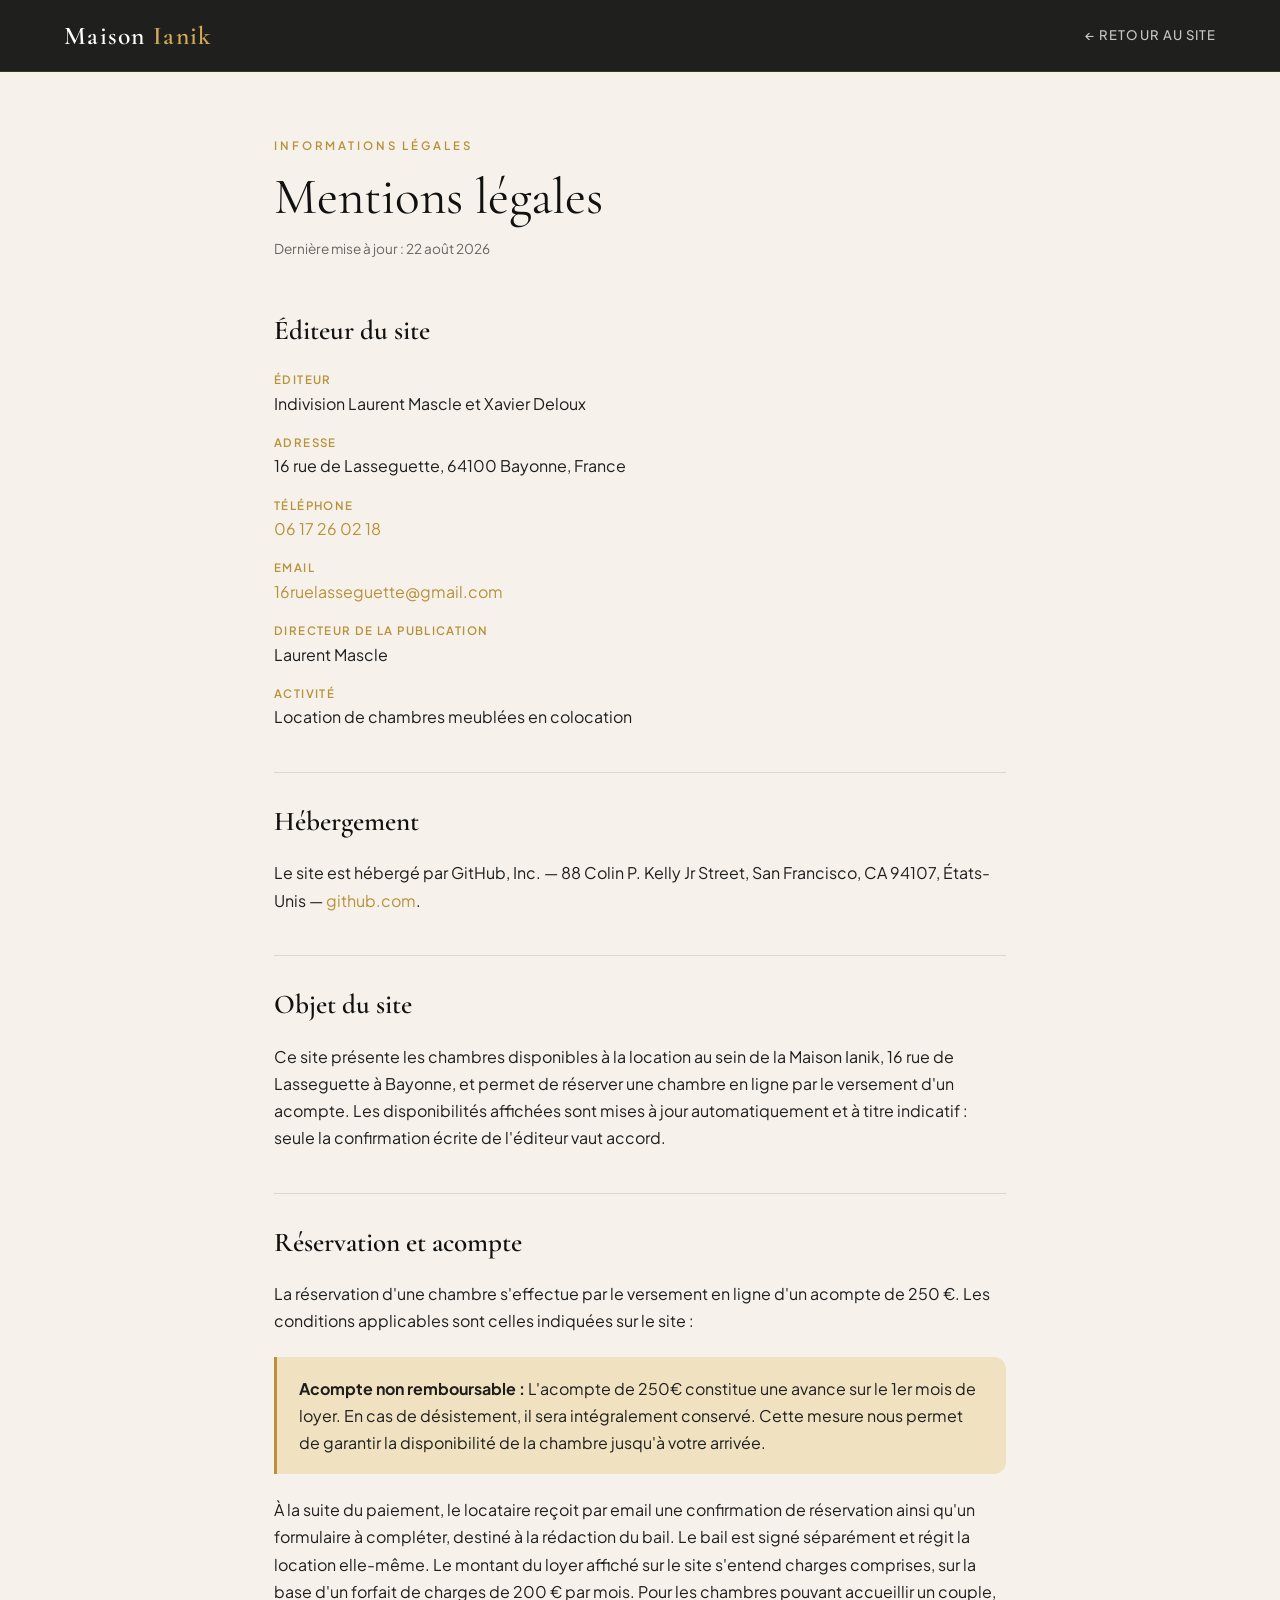
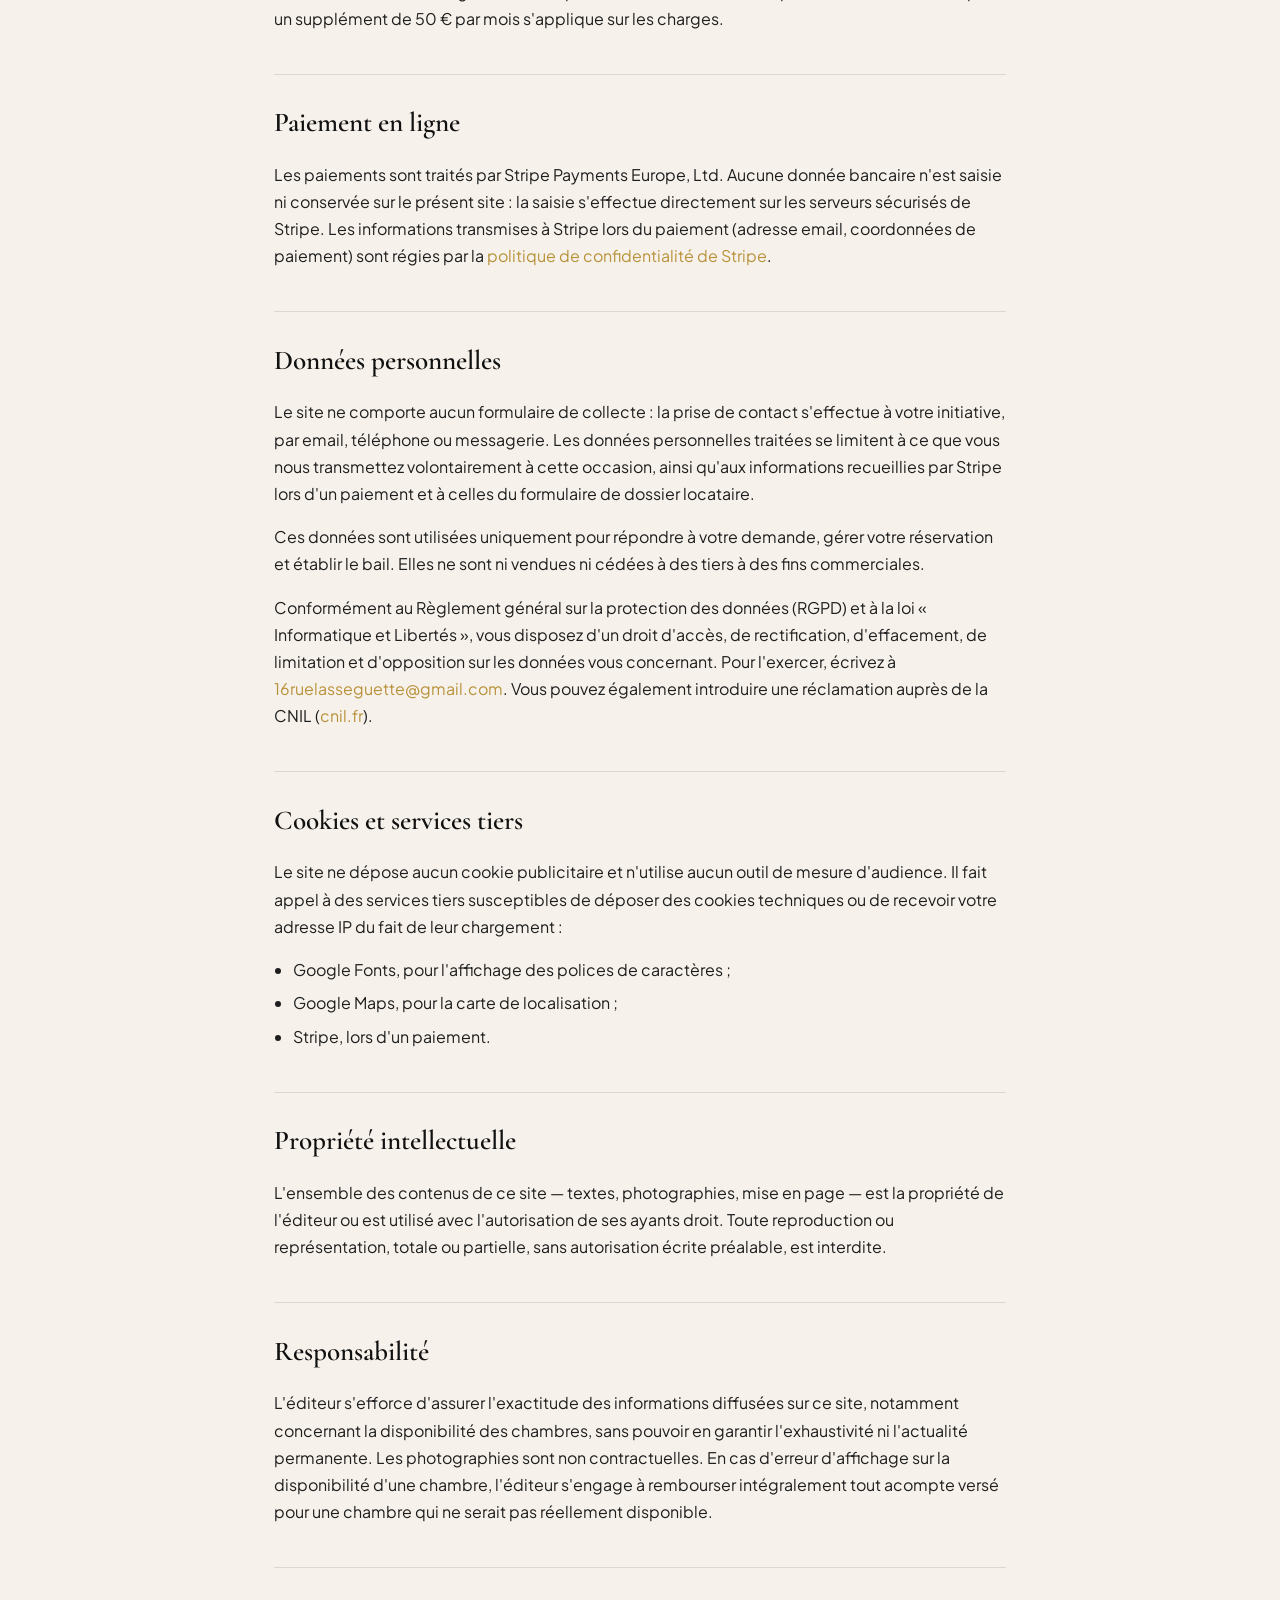
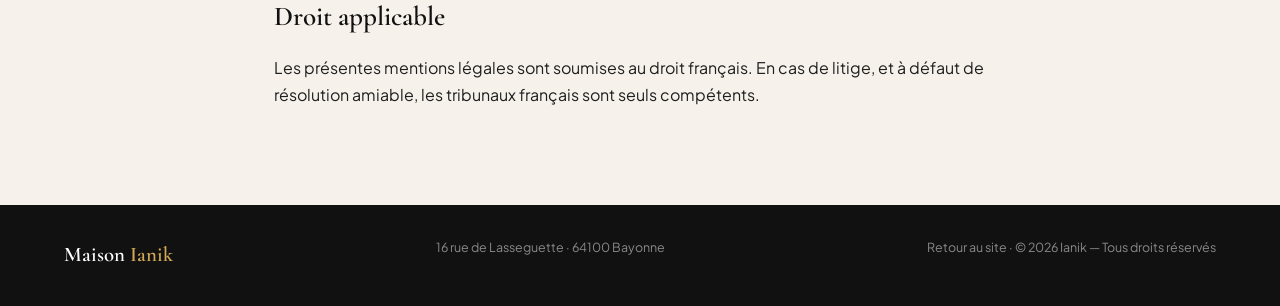
<file: mentions-legales.html>
<!DOCTYPE html>
<html lang="fr">
<head>
  <meta charset="UTF-8">
  <meta name="viewport" content="width=device-width, initial-scale=1.0">
  <title>Mentions légales — Maison Ianik</title>
  <meta name="description" content="Mentions légales et conditions de réservation de la Maison Ianik, colocation à Bayonne.">
  <meta name="robots" content="noindex, nofollow">
  <meta name="theme-color" content="#b8913a">

  <link rel="icon" href="data:image/svg+xml,%3Csvg xmlns='http://www.w3.org/2000/svg' viewBox='0 0 64 64'%3E%3Crect width='64' height='64' rx='12' fill='%23111111'/%3E%3Ctext x='32' y='45' font-family='Georgia,serif' font-size='38' fill='%23b8913a' text-anchor='middle'%3EI%3C/text%3E%3C/svg%3E">

  <link rel="preconnect" href="https://fonts.googleapis.com">
  <link rel="preconnect" href="https://fonts.gstatic.com" crossorigin>
  <link href="https://fonts.googleapis.com/css2?family=Cormorant+Garamond:ital,wght@0,300;0,400;0,600;1,300;1,400&family=Plus+Jakarta+Sans:wght@300;400;500;600&display=swap" rel="stylesheet">
  <style>
    :root {
      --dark:       #111111;
      --cream:      #f6f2eb;
      --gold:       #b8913a;
      --gold-light: #d4aa55;
      --gold-pale:  #f0e2c0;
      --text:       #1e1e1e;
      --text-muted: #666;
      --border:     #ddd8ce;
      --white:      #ffffff;
      --radius:     12px;
    }
    *, *::before, *::after { margin: 0; padding: 0; box-sizing: border-box; }
    body {
      font-family: 'Plus Jakarta Sans', sans-serif;
      background: var(--cream);
      color: var(--text);
      line-height: 1.7;
    }
    a { color: var(--gold); text-decoration: none; }
    a:hover { text-decoration: underline; }

    nav {
      position: sticky; top: 0; z-index: 10;
      display: flex; align-items: center; justify-content: space-between;
      gap: 1rem;
      padding: 0 5%;
      height: 72px;
      background: rgba(17,17,17,0.94);
      backdrop-filter: blur(12px);
      border-bottom: 1px solid rgba(184,145,58,0.2);
    }
    .nav-logo {
      font-family: 'Cormorant Garamond', serif;
      font-size: 1.6rem; font-weight: 600;
      color: var(--white); letter-spacing: 0.05em;
      text-decoration: none;
    }
    .nav-logo:hover { text-decoration: none; }
    .nav-logo span { color: var(--gold-light); }
    .nav-back {
      color: rgba(255,255,255,0.75);
      font-size: 0.82rem; font-weight: 500;
      letter-spacing: 0.08em; text-transform: uppercase;
    }
    .nav-back:hover { color: var(--gold-light); text-decoration: none; }

    main { max-width: 780px; margin: 0 auto; padding: 4rem 1.5rem 5rem; }
    .page-label {
      font-size: 0.72rem; font-weight: 600;
      letter-spacing: 0.25em; text-transform: uppercase;
      color: var(--gold); margin-bottom: 0.8rem;
    }
    h1 {
      font-family: 'Cormorant Garamond', serif;
      font-size: clamp(2.2rem, 5vw, 3.2rem);
      font-weight: 400; line-height: 1.15;
      color: var(--dark); margin-bottom: 0.6rem;
    }
    .updated { font-size: 0.85rem; color: var(--text-muted); margin-bottom: 3rem; }
    h2 {
      font-family: 'Cormorant Garamond', serif;
      font-size: 1.7rem; font-weight: 600;
      color: var(--dark);
      margin: 2.6rem 0 0.9rem;
      padding-top: 1.6rem;
      border-top: 1px solid var(--border);
    }
    h2:first-of-type { border-top: none; padding-top: 0; }
    p { margin-bottom: 1rem; }
    ul { margin: 0 0 1rem 1.2rem; }
    li { margin-bottom: 0.4rem; }
    dl { margin-bottom: 1rem; }
    dt {
      font-size: 0.72rem; font-weight: 600;
      letter-spacing: 0.12em; text-transform: uppercase;
      color: var(--gold); margin-top: 1rem;
    }
    dd { margin-left: 0; }
    .highlight {
      background: var(--gold-pale);
      border-left: 3px solid var(--gold);
      border-radius: 0 var(--radius) var(--radius) 0;
      padding: 1.1rem 1.4rem;
      margin: 1.4rem 0;
    }
    .highlight p:last-child { margin-bottom: 0; }

    footer {
      background: var(--dark);
      color: rgba(255,255,255,0.5);
      padding: 2rem 5%;
      display: flex; align-items: center; justify-content: space-between;
      flex-wrap: wrap; gap: 1rem;
      font-size: 0.78rem;
    }
    .footer-brand {
      font-family: 'Cormorant Garamond', serif;
      font-size: 1.3rem; font-weight: 600; color: var(--white);
    }
    .footer-brand span { color: var(--gold-light); }
    footer a { color: rgba(255,255,255,0.5); }
    footer a:hover { color: var(--gold-light); }
  </style>
</head>
<body>

<nav>
  <a href="index.html" class="nav-logo">Maison <span>Ianik</span></a>
  <a href="index.html" class="nav-back">← Retour au site</a>
</nav>

<main>
  <p class="page-label">Informations légales</p>
  <h1>Mentions légales</h1>
  <p class="updated">Dernière mise à jour : 22 août 2026</p>

  <h2>Éditeur du site</h2>
  <dl>
    <dt>Éditeur</dt>
    <dd>Indivision Laurent Mascle et Xavier Deloux</dd>
    <dt>Adresse</dt>
    <dd>16 rue de Lasseguette, 64100 Bayonne, France</dd>
    <dt>Téléphone</dt>
    <dd><a href="tel:0617260218">06 17 26 02 18</a></dd>
    <dt>Email</dt>
    <dd><a href="mailto:16ruelasseguette@gmail.com">16ruelasseguette@gmail.com</a></dd>
    <dt>Directeur de la publication</dt>
    <dd>Laurent Mascle</dd>
    <dt>Activité</dt>
    <dd>Location de chambres meublées en colocation</dd>
  </dl>

  <h2>Hébergement</h2>
  <p>
    Le site est hébergé par GitHub, Inc. — 88 Colin P. Kelly Jr Street,
    San Francisco, CA 94107, États-Unis — <a href="https://github.com" target="_blank" rel="noopener">github.com</a>.
  </p>

  <h2>Objet du site</h2>
  <p>
    Ce site présente les chambres disponibles à la location au sein de la Maison Ianik,
    16 rue de Lasseguette à Bayonne, et permet de réserver une chambre en ligne par le
    versement d'un acompte. Les disponibilités affichées sont mises à jour automatiquement
    et à titre indicatif : seule la confirmation écrite de l'éditeur vaut accord.
  </p>

  <h2>Réservation et acompte</h2>
  <p>
    La réservation d'une chambre s'effectue par le versement en ligne d'un acompte de
    250 €. Les conditions applicables sont celles indiquées sur le site :
  </p>
  <div class="highlight">
    <p>
      <strong>Acompte non remboursable :</strong> L'acompte de 250€ constitue une avance
      sur le 1er mois de loyer. En cas de désistement, il sera intégralement conservé.
      Cette mesure nous permet de garantir la disponibilité de la chambre jusqu'à votre
      arrivée.
    </p>
  </div>
  <p>
    À la suite du paiement, le locataire reçoit par email une confirmation de réservation
    ainsi qu'un formulaire à compléter, destiné à la rédaction du bail. Le bail est signé
    séparément et régit la location elle-même. Le montant du loyer affiché sur le site
    s'entend charges comprises, sur la base d'un forfait de charges de 200 € par mois.
    Pour les chambres pouvant accueillir un couple, un supplément de 50 € par mois
    s'applique sur les charges.
  </p>

  <h2>Paiement en ligne</h2>
  <p>
    Les paiements sont traités par Stripe Payments Europe, Ltd. Aucune donnée bancaire
    n'est saisie ni conservée sur le présent site : la saisie s'effectue directement sur
    les serveurs sécurisés de Stripe. Les informations transmises à Stripe lors du
    paiement (adresse email, coordonnées de paiement) sont régies par la
    <a href="https://stripe.com/fr/privacy" target="_blank" rel="noopener">politique de confidentialité de Stripe</a>.
  </p>

  <h2>Données personnelles</h2>
  <p>
    Le site ne comporte aucun formulaire de collecte : la prise de contact s'effectue à
    votre initiative, par email, téléphone ou messagerie. Les données personnelles
    traitées se limitent à ce que vous nous transmettez volontairement à cette occasion,
    ainsi qu'aux informations recueillies par Stripe lors d'un paiement et à celles
    du formulaire de dossier locataire.
  </p>
  <p>
    Ces données sont utilisées uniquement pour répondre à votre demande, gérer votre
    réservation et établir le bail. Elles ne sont ni vendues ni cédées à des tiers à des
    fins commerciales.
  </p>
  <p>
    Conformément au Règlement général sur la protection des données (RGPD) et à la loi
    « Informatique et Libertés », vous disposez d'un droit d'accès, de rectification,
    d'effacement, de limitation et d'opposition sur les données vous concernant. Pour
    l'exercer, écrivez à
    <a href="mailto:16ruelasseguette@gmail.com">16ruelasseguette@gmail.com</a>.
    Vous pouvez également introduire une réclamation auprès de la CNIL
    (<a href="https://www.cnil.fr" target="_blank" rel="noopener">cnil.fr</a>).
  </p>

  <h2>Cookies et services tiers</h2>
  <p>
    Le site ne dépose aucun cookie publicitaire et n'utilise aucun outil de mesure
    d'audience. Il fait appel à des services tiers susceptibles de déposer des cookies
    techniques ou de recevoir votre adresse IP du fait de leur chargement :
  </p>
  <ul>
    <li>Google Fonts, pour l'affichage des polices de caractères ;</li>
    <li>Google Maps, pour la carte de localisation ;</li>
    <li>Stripe, lors d'un paiement.</li>
  </ul>

  <h2>Propriété intellectuelle</h2>
  <p>
    L'ensemble des contenus de ce site — textes, photographies, mise en page — est la
    propriété de l'éditeur ou est utilisé avec l'autorisation de ses ayants droit. Toute
    reproduction ou représentation, totale ou partielle, sans autorisation écrite
    préalable, est interdite.
  </p>

  <h2>Responsabilité</h2>
  <p>
    L'éditeur s'efforce d'assurer l'exactitude des informations diffusées sur ce site,
    notamment concernant la disponibilité des chambres, sans pouvoir en garantir
    l'exhaustivité ni l'actualité permanente. Les photographies sont non contractuelles.
    En cas d'erreur d'affichage sur la disponibilité d'une chambre, l'éditeur s'engage à
    rembourser intégralement tout acompte versé pour une chambre qui ne serait pas
    réellement disponible.
  </p>

  <h2>Droit applicable</h2>
  <p>
    Les présentes mentions légales sont soumises au droit français. En cas de litige, et
    à défaut de résolution amiable, les tribunaux français sont seuls compétents.
  </p>
</main>

<footer>
  <div class="footer-brand">Maison <span>Ianik</span></div>
  <p>16 rue de Lasseguette · 64100 Bayonne</p>
  <p><a href="index.html">Retour au site</a> · © 2026 Ianik — Tous droits réservés</p>
</footer>

</body>
</html>
</file>
